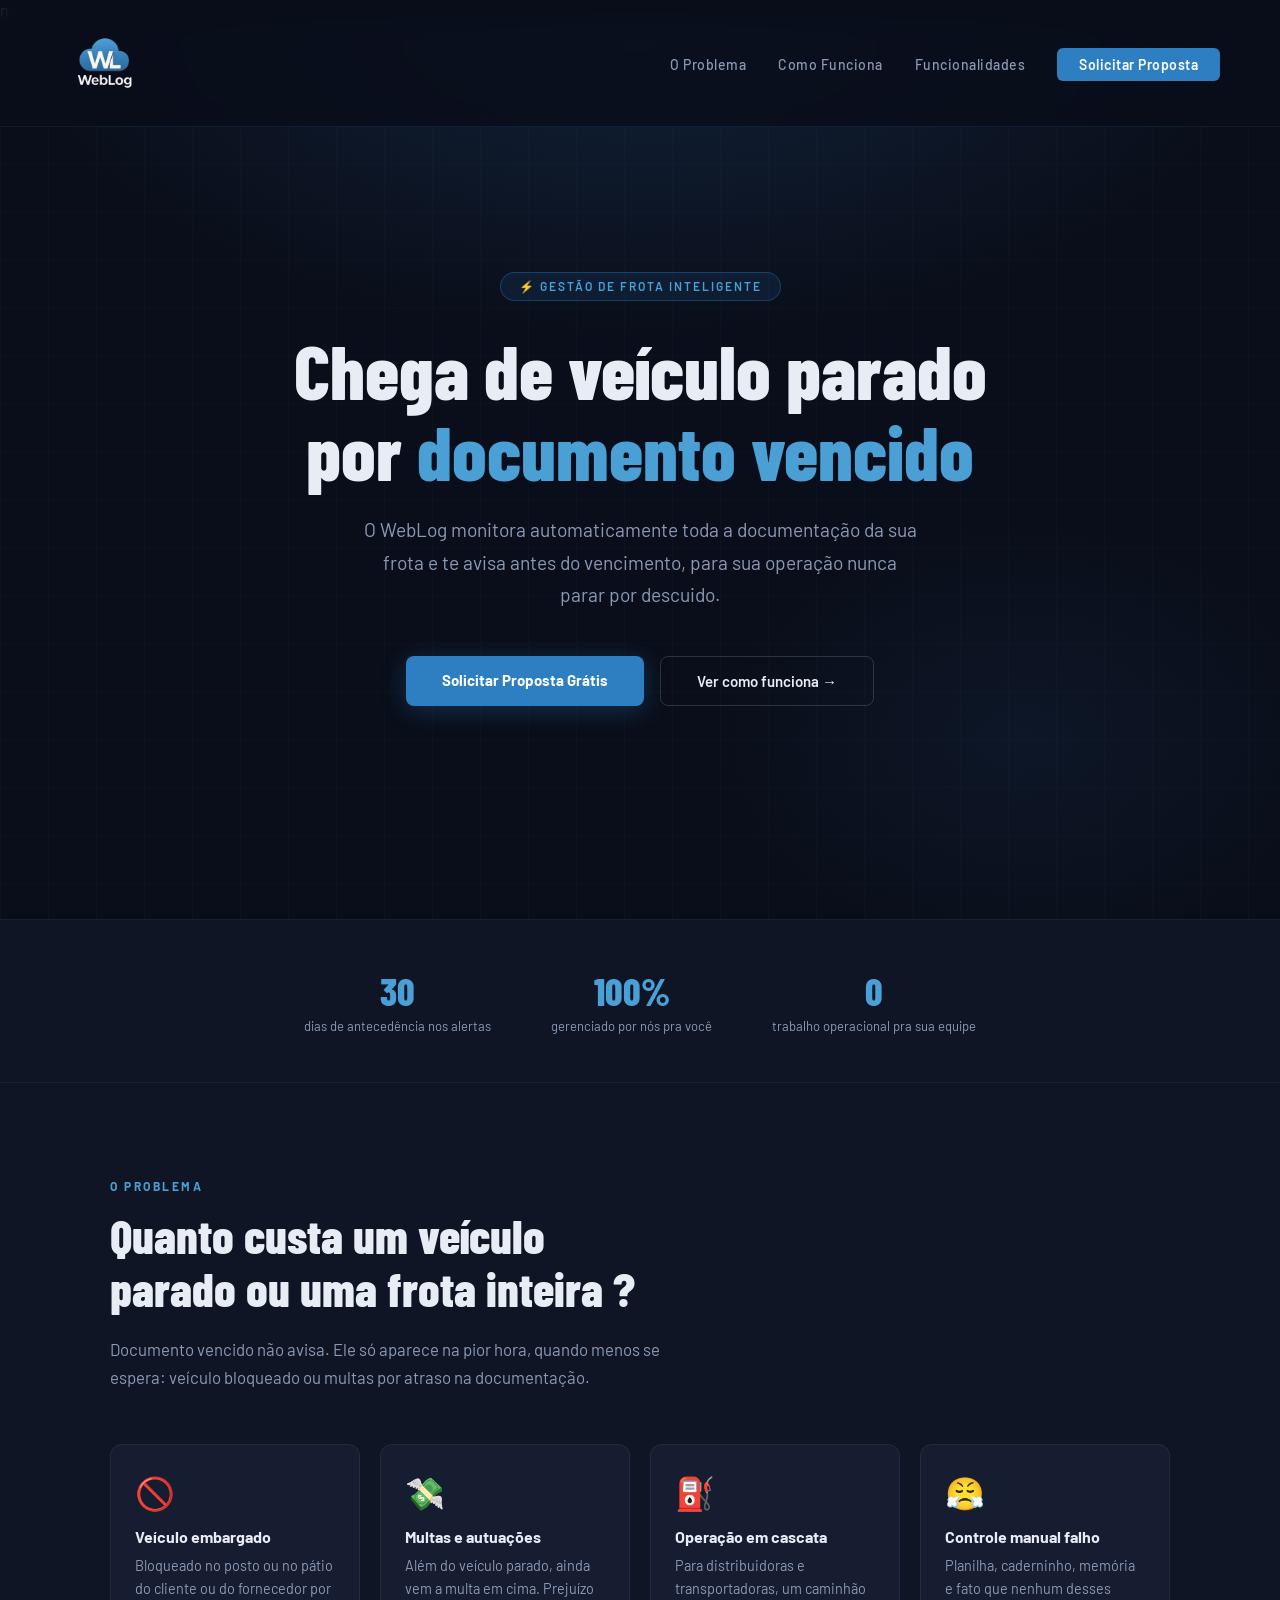
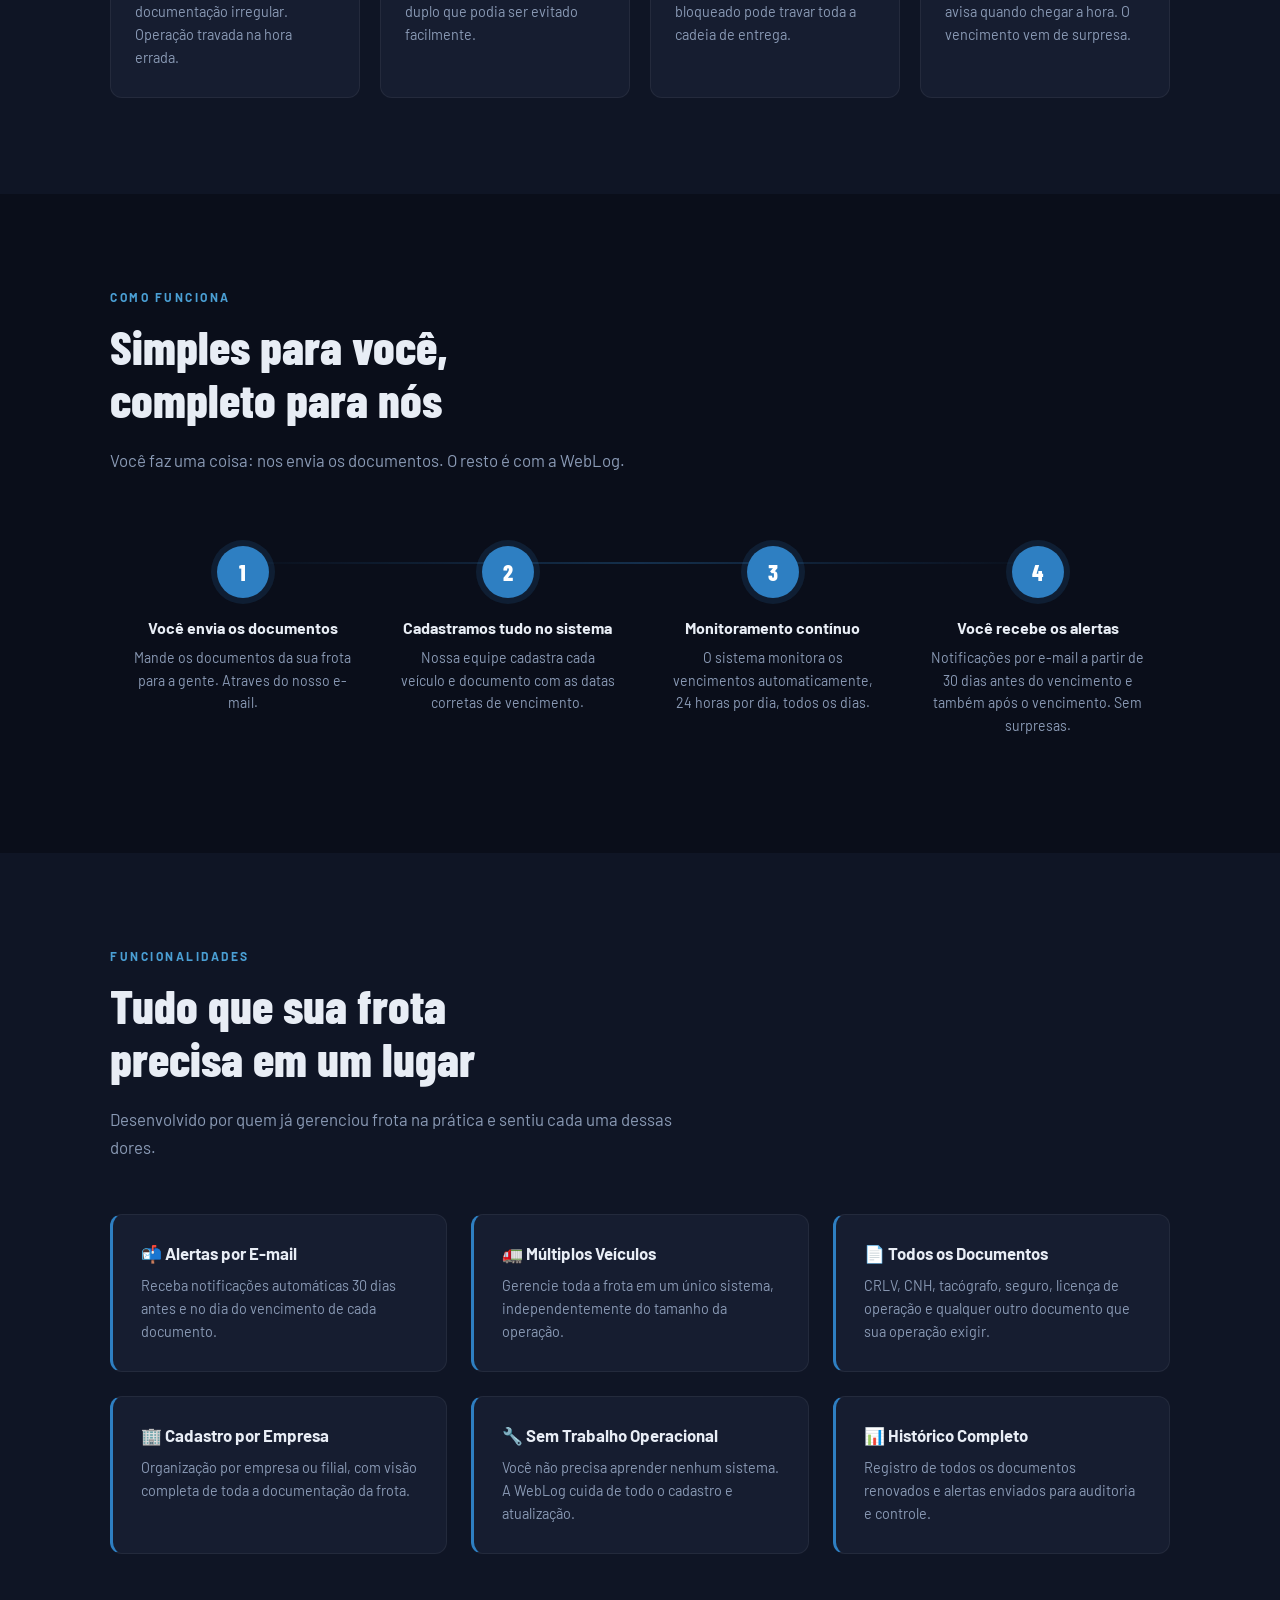
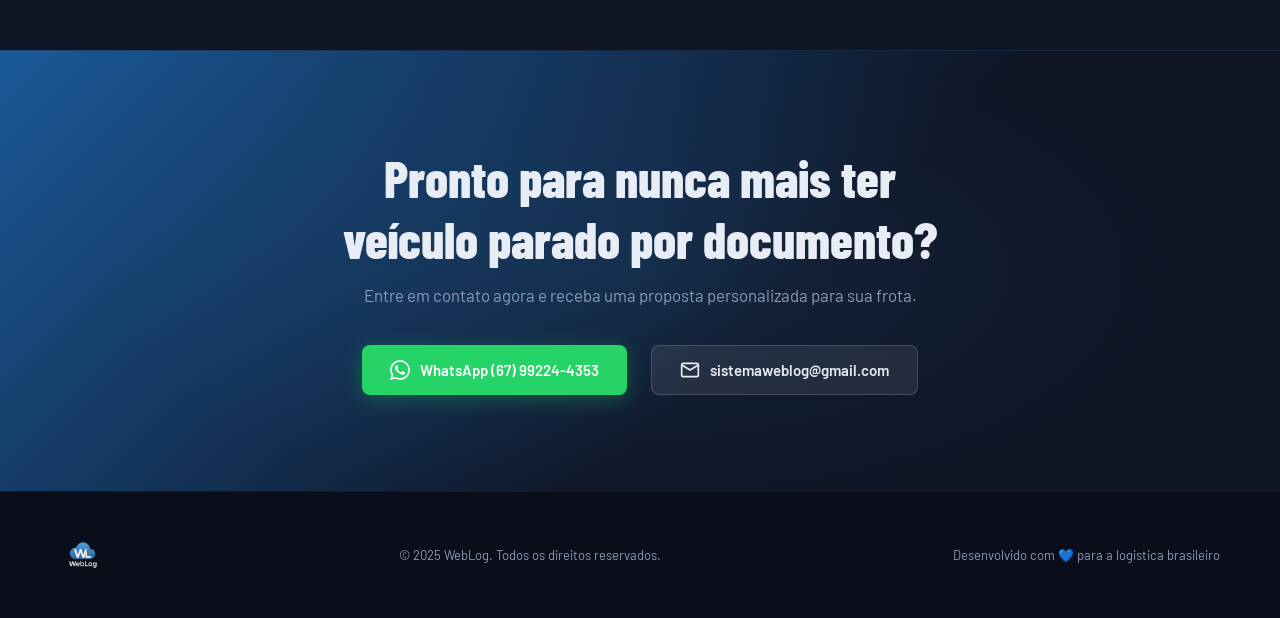
<file: index.html>
<!DOCTYPE html>
<html lang="pt-BR">
<head>
<meta charset="UTF-8">
<meta name="viewport" content="width=device-width, initial-scale=1.0">
<title>WebLog – Sistemas Inteligentes para Transporte</title>
<link rel="shortcut icon" href="./src/logo.png" type="image/x-icon">n
<link href="https://fonts.googleapis.com/css2?family=Barlow+Condensed:wght@400;600;700;800&family=Barlow:wght@300;400;500;600&display=swap" rel="stylesheet">
<link rel="stylesheet" href="style.css">
</head>
<body>

<!-- NAV -->
<nav>
  <img src="./src/logo.png" alt="logofrase">
  <ul class="nav-links">
    <li><a href="#problema">O Problema</a></li>
    <li><a href="#como-funciona">Como Funciona</a></li>
    <li><a href="#funcionalidades">Funcionalidades</a></li>
    <li><a href="#contato" class="nav-cta">Solicitar Proposta</a></li>
  </ul>
</nav>

<!-- HERO -->
<section class="hero">
  <div class="hero-grid"></div>
  <div class="hero-badge">⚡ Gestão de Frota Inteligente</div>
  <h1>Chega de veículo parado<br>por <span>documento vencido</span></h1>
  <p>O WebLog monitora automaticamente toda a documentação da sua frota e te avisa antes do vencimento, para sua operação nunca parar por descuido.</p>
  <div class="hero-btns">
    <a href="#contato" class="btn-primary">Solicitar Proposta Grátis</a>
    <a href="#como-funciona" class="btn-secondary">Ver como funciona →</a>
  </div>
</section>

<!-- STATS -->
<div class="stats">
  <div class="stat-item">
    <div class="stat-num">30</div>
    <div class="stat-label">dias de antecedência nos alertas</div>
  </div>
  <div class="stat-item">
    <div class="stat-num">100%</div>
    <div class="stat-label">gerenciado por nós pra você</div>
  </div>
  <div class="stat-item">
    <div class="stat-num">0</div>
    <div class="stat-label">trabalho operacional pra sua equipe</div>
  </div>
</div>

<!-- PROBLEMA -->
<section class="how-bg" id="problema">
  <div class="section">
    <p class="section-tag">O Problema</p>
    <h2 class="section-title">Quanto custa um veículo<br>parado ou uma frota inteira ?</h2>
    <p class="section-sub">Documento vencido não avisa. Ele só aparece na pior hora, quando menos se espera: veículo bloqueado ou multas por atraso na documentação.</p>
    <div class="pain-grid">
      <div class="pain-card">
        <div class="pain-icon">🚫</div>
        <h3>Veículo embargado</h3>
        <p>Bloqueado no posto ou no pátio do cliente ou do fornecedor por documentação irregular. Operação travada na hora errada.</p>
      </div>
      <div class="pain-card">
        <div class="pain-icon">💸</div>
        <h3>Multas e autuações</h3>
        <p>Além do veículo parado, ainda vem a multa em cima. Prejuízo duplo que podia ser evitado facilmente.</p>
      </div>
      <div class="pain-card">
        <div class="pain-icon">⛽</div>
        <h3>Operação em cascata</h3>
        <p>Para distribuidoras e transportadoras, um caminhão bloqueado pode travar toda a cadeia de entrega.</p>
      </div>
      <div class="pain-card">
        <div class="pain-icon">😤</div>
        <h3>Controle manual falho</h3>
        <p>Planilha, caderninho, memória e fato que nenhum desses avisa quando chegar a hora. O vencimento vem de surpresa.</p>
      </div>
    </div>
  </div>
</section>

<!-- COMO FUNCIONA -->
<section id="como-funciona">
  <div class="section">
    <p class="section-tag">Como Funciona</p>
    <h2 class="section-title">Simples para você,<br>completo para nós</h2>
    <p class="section-sub">Você faz uma coisa: nos envia os documentos. O resto é com a WebLog.</p>
    <div class="steps">
      <div class="step">
        <div class="step-num">1</div>
        <h3>Você envia os documentos</h3>
        <p>Mande os documentos da sua frota para a gente. Atraves do nosso e-mail.</p>
      </div>
      <div class="step">
        <div class="step-num">2</div>
        <h3>Cadastramos tudo no sistema</h3>
        <p>Nossa equipe cadastra cada veículo e documento com as datas corretas de vencimento.</p>
      </div>
      <div class="step">
        <div class="step-num">3</div>
        <h3>Monitoramento contínuo</h3>
        <p>O sistema monitora os vencimentos automaticamente, 24 horas por dia, todos os dias.</p>
      </div>
      <div class="step">
        <div class="step-num">4</div>
        <h3>Você recebe os alertas</h3>
        <p>Notificações por e-mail a partir de 30 dias antes do vencimento e também após o vencimento. Sem surpresas.</p>
      </div>
    </div>
  </div>
</section>

<!-- FUNCIONALIDADES -->
<section class="how-bg" id="funcionalidades">
  <div class="section">
    <p class="section-tag">Funcionalidades</p>
    <h2 class="section-title">Tudo que sua frota<br>precisa em um lugar</h2>
    <p class="section-sub">Desenvolvido por quem já gerenciou frota na prática e sentiu cada uma dessas dores.</p>
    <div class="features-grid">
      <div class="feature-card">
        <h3>📬 Alertas por E-mail</h3>
        <p>Receba notificações automáticas 30 dias antes e no dia do vencimento de cada documento.</p>
      </div>
      <div class="feature-card">
        <h3>🚛 Múltiplos Veículos</h3>
        <p>Gerencie toda a frota em um único sistema, independentemente do tamanho da operação.</p>
      </div>
      <div class="feature-card">
        <h3>📄 Todos os Documentos</h3>
        <p>CRLV, CNH, tacógrafo, seguro, licença de operação e qualquer outro documento que sua operação exigir.</p>
      </div>
      <div class="feature-card">
        <h3>🏢 Cadastro por Empresa</h3>
        <p>Organização por empresa ou filial, com visão completa de toda a documentação da frota.</p>
      </div>
      <div class="feature-card">
        <h3>🔧 Sem Trabalho Operacional</h3>
        <p>Você não precisa aprender nenhum sistema. A WebLog cuida de todo o cadastro e atualização.</p>
      </div>
      <div class="feature-card">
        <h3>📊 Histórico Completo</h3>
        <p>Registro de todos os documentos renovados e alertas enviados para auditoria e controle.</p>
      </div>
    </div>
  </div>
</section>

<!-- CTA -->
<section class="cta-section" id="contato">
  <h2>Pronto para nunca mais ter<br>veículo parado por documento?</h2>
  <p>Entre em contato agora e receba uma proposta personalizada para sua frota.</p>
  <div class="cta-contacts">
    <a href="https://wa.me/5567992244353?text=Olá!%20Tenho%20interesse%20no%20sistema%20WebLog%20de%20gestão%20de%20documentação%20de%20frota." class="contact-btn contact-whats" target="_blank">
      <svg width="20" height="20" viewBox="0 0 24 24" fill="currentColor"><path d="M17.472 14.382c-.297-.149-1.758-.867-2.03-.967-.273-.099-.471-.148-.67.15-.197.297-.767.966-.94 1.164-.173.199-.347.223-.644.075-.297-.15-1.255-.463-2.39-1.475-.883-.788-1.48-1.761-1.653-2.059-.173-.297-.018-.458.13-.606.134-.133.298-.347.446-.52.149-.174.198-.298.298-.497.099-.198.05-.371-.025-.52-.075-.149-.669-1.612-.916-2.207-.242-.579-.487-.5-.669-.51-.173-.008-.371-.01-.57-.01-.198 0-.52.074-.792.372-.272.297-1.04 1.016-1.04 2.479 0 1.462 1.065 2.875 1.213 3.074.149.198 2.096 3.2 5.077 4.487.709.306 1.262.489 1.694.625.712.227 1.36.195 1.871.118.571-.085 1.758-.719 2.006-1.413.248-.694.248-1.289.173-1.413-.074-.124-.272-.198-.57-.347m-5.421 7.403h-.004a9.87 9.87 0 01-5.031-1.378l-.361-.214-3.741.982.998-3.648-.235-.374a9.86 9.86 0 01-1.51-5.26c.001-5.45 4.436-9.884 9.888-9.884 2.64 0 5.122 1.03 6.988 2.898a9.825 9.825 0 012.893 6.994c-.003 5.45-4.437 9.884-9.885 9.884m8.413-18.297A11.815 11.815 0 0012.05 0C5.495 0 .16 5.335.157 11.892c0 2.096.547 4.142 1.588 5.945L.057 24l6.305-1.654a11.882 11.882 0 005.683 1.448h.005c6.554 0 11.89-5.335 11.893-11.893a11.821 11.821 0 00-3.48-8.413z"/></svg>
      WhatsApp (67) 99224-4353
    </a>
    <a href="mailto:sistemaweblog@gmail.com?subject=Interesse%20no%20WebLog%20–%20Gestão%20de%20Frota" class="contact-btn contact-email">
      <svg width="20" height="20" viewBox="0 0 24 24" fill="none" stroke="currentColor" stroke-width="2"><path d="M4 4h16c1.1 0 2 .9 2 2v12c0 1.1-.9 2-2 2H4c-1.1 0-2-.9-2-2V6c0-1.1.9-2 2-2z"/><polyline points="22,6 12,12 2,6"/></svg>
      sistemaweblog@gmail.com
    </a>
  </div>
</section>

<!-- FOOTER -->
<footer>
  <img src="./src/logo.png" alt="logofrase">
  <p>© 2025 WebLog. Todos os direitos reservados.</p>
  <p>Desenvolvido com 💙 para a logistica brasileiro</p>
</footer>

</body>
</html>
</file>
<file: style.css>
:root {
    --blue: #2e7fc2;
    --blue-dark: #1a5a99;
    --blue-light: #4a9fd4;
    --blue-glow: rgba(46,127,194,0.3);
    --dark: #0a0e1a;
    --dark2: #0f1525;
    --dark3: #161d30;
    --text: #e8edf5;
    --text-muted: #8a9ab5;
    --white: #ffffff;
  }

  * { margin: 0; padding: 0; box-sizing: border-box; }

  html { scroll-behavior: smooth; }

  body {
    font-family: 'Barlow', sans-serif;
    background: var(--dark);
    color: var(--text);
    overflow-x: hidden;
  }

  /* ── NAV ── */
  nav {
    position: fixed; top: 0; width: 100%; z-index: 100;
    display: flex; justify-content: space-between; align-items: center;
    padding: 18px 60px;
    background: rgba(10,14,26,0.85);
    backdrop-filter: blur(12px);
    border-bottom: 1px solid rgba(46,127,194,0.15);
  }
  nav img { height: 90px; }
  .nav-links { display: flex; gap: 32px; list-style: none; }
  .nav-links a {
    color: var(--text-muted); text-decoration: none;
    font-size: 14px; font-weight: 500; letter-spacing: 0.5px;
    transition: color 0.2s;
  }
  .nav-links a:hover { color: var(--blue-light); }
  .nav-cta {
    background: var(--blue); color: #fff !important;
    padding: 8px 22px; border-radius: 6px;
    font-weight: 600 !important;
  }
  .nav-cta:hover { background: var(--blue-dark) !important; color: #fff !important; }

  /* ── HERO ── */
  .hero {
    min-height: 100vh;
    display: flex; flex-direction: column; justify-content: center; align-items: center;
    text-align: center;
    padding: 120px 40px 80px;
    position: relative;
    overflow: hidden;
  }
  .hero::before {
    content: '';
    position: absolute; inset: 0;
    background:
      radial-gradient(ellipse 70% 50% at 50% 0%, rgba(46,127,194,0.18) 0%, transparent 70%),
      radial-gradient(ellipse 40% 40% at 80% 80%, rgba(46,127,194,0.08) 0%, transparent 60%);
  }
  .hero-grid {
    position: absolute; inset: 0; opacity: 0.04;
    background-image: linear-gradient(var(--blue) 1px, transparent 1px), linear-gradient(90deg, var(--blue) 1px, transparent 1px);
    background-size: 48px 48px;
  }
  .hero-badge {
    display: inline-block;
    background: rgba(46,127,194,0.12);
    border: 1px solid rgba(46,127,194,0.35);
    color: var(--blue-light);
    font-size: 12px; font-weight: 600; letter-spacing: 2px;
    padding: 6px 18px; border-radius: 20px;
    margin-bottom: 28px;
    text-transform: uppercase;
    animation: fadeUp 0.6s ease both;
  }
  .hero h1 {
    font-family: 'Barlow Condensed', sans-serif;
    font-size: clamp(2.8rem, 6vw, 5rem);
    font-weight: 800;
    line-height: 1.05;
    max-width: 820px;
    margin-bottom: 24px;
    animation: fadeUp 0.7s 0.1s ease both;
  }
  .hero h1 span { color: var(--blue-light); }
  .hero p {
    font-size: clamp(1rem, 2vw, 1.2rem);
    color: var(--text-muted);
    max-width: 560px;
    line-height: 1.7;
    margin-bottom: 44px;
    animation: fadeUp 0.7s 0.2s ease both;
  }
  .hero-btns {
    display: flex; gap: 16px; flex-wrap: wrap; justify-content: center;
    animation: fadeUp 0.7s 0.3s ease both;
  }
  .btn-primary {
    background: var(--blue);
    color: #fff; text-decoration: none;
    padding: 15px 36px; border-radius: 8px;
    font-weight: 700; font-size: 15px;
    transition: background 0.2s, transform 0.2s, box-shadow 0.2s;
    box-shadow: 0 4px 24px var(--blue-glow);
  }
  .btn-primary:hover { background: var(--blue-dark); transform: translateY(-2px); box-shadow: 0 8px 32px var(--blue-glow); }
  .btn-secondary {
    background: transparent;
    color: var(--text); text-decoration: none;
    padding: 15px 36px; border-radius: 8px;
    font-weight: 600; font-size: 15px;
    border: 1px solid rgba(255,255,255,0.15);
    transition: border-color 0.2s, color 0.2s;
  }
  .btn-secondary:hover { border-color: var(--blue-light); color: var(--blue-light); }

  /* stats strip */
  .stats {
    display: flex; justify-content: center; gap: 60px; flex-wrap: wrap;
    padding: 48px 40px;
    border-top: 1px solid rgba(255,255,255,0.05);
    border-bottom: 1px solid rgba(255,255,255,0.05);
    background: var(--dark2);
    animation: fadeUp 0.7s 0.4s ease both;
  }
  .stat-item { text-align: center; }
  .stat-num {
    font-family: 'Barlow Condensed', sans-serif;
    font-size: 2.4rem; font-weight: 800;
    color: var(--blue-light);
  }
  .stat-label { font-size: 13px; color: var(--text-muted); margin-top: 4px; }

  /* ── PROBLEM ── */
  .section { padding: 96px 40px; max-width: 1140px; margin: 0 auto; }
  .section-tag {
    font-size: 12px; font-weight: 700; letter-spacing: 2.5px;
    text-transform: uppercase; color: var(--blue-light);
    margin-bottom: 16px;
  }
  .section-title {
    font-family: 'Barlow Condensed', sans-serif;
    font-size: clamp(2rem, 4vw, 3rem);
    font-weight: 800; line-height: 1.1;
    margin-bottom: 20px;
  }
  .section-sub {
    font-size: 1.05rem; color: var(--text-muted); line-height: 1.7;
    max-width: 580px; margin-bottom: 52px;
  }

  .pain-grid {
    display: grid; grid-template-columns: repeat(auto-fit, minmax(240px, 1fr));
    gap: 20px;
  }
  .pain-card {
    background: var(--dark3);
    border: 1px solid rgba(255,255,255,0.06);
    border-radius: 12px;
    padding: 28px 24px;
    transition: border-color 0.2s, transform 0.2s;
  }
  .pain-card:hover { border-color: rgba(46,127,194,0.4); transform: translateY(-4px); }
  .pain-icon { font-size: 2rem; margin-bottom: 14px; }
  .pain-card h3 { font-size: 1rem; font-weight: 700; margin-bottom: 8px; }
  .pain-card p { font-size: 0.9rem; color: var(--text-muted); line-height: 1.6; }

  /* ── HOW IT WORKS ── */
  .how-bg { background: var(--dark2); }
  .steps {
    display: grid; grid-template-columns: repeat(auto-fit, minmax(200px, 1fr));
    gap: 0; position: relative;
  }
  .steps::before {
    content: '';
    position: absolute; top: 36px; left: 10%; right: 10%; height: 2px;
    background: linear-gradient(90deg, transparent, var(--blue), transparent);
    opacity: 0.3;
  }
  .step { text-align: center; padding: 20px 24px; }
  .step-num {
    width: 52px; height: 52px; border-radius: 50%;
    background: var(--blue); color: #fff;
    font-family: 'Barlow Condensed', sans-serif;
    font-size: 1.4rem; font-weight: 800;
    display: flex; align-items: center; justify-content: center;
    margin: 0 auto 20px;
    box-shadow: 0 0 0 6px rgba(46,127,194,0.15);
  }
  .step h3 { font-size: 1rem; font-weight: 700; margin-bottom: 10px; }
  .step p { font-size: 0.88rem; color: var(--text-muted); line-height: 1.6; }

  /* ── FEATURES ── */
  .features-grid {
    display: grid; grid-template-columns: repeat(auto-fit, minmax(300px, 1fr));
    gap: 24px;
  }
  .feature-card {
    background: var(--dark3);
    border: 1px solid rgba(255,255,255,0.06);
    border-left: 3px solid var(--blue);
    border-radius: 12px;
    padding: 28px 28px;
    transition: background 0.2s, transform 0.2s;
  }
  .feature-card:hover { background: rgba(46,127,194,0.06); transform: translateY(-3px); }
  .feature-card h3 { font-size: 1.05rem; font-weight: 700; margin-bottom: 10px; }
  .feature-card p { font-size: 0.9rem; color: var(--text-muted); line-height: 1.6; }

  /* ── CTA ── */
  .cta-section {
    background: linear-gradient(135deg, var(--blue-dark) 0%, var(--dark2) 60%);
    border-top: 1px solid rgba(46,127,194,0.2);
    text-align: center;
    padding: 96px 40px;
    position: relative; overflow: hidden;
  }
  .cta-section::before {
    content: '';
    position: absolute; inset: 0;
    background: radial-gradient(ellipse 60% 80% at 50% 50%, rgba(46,127,194,0.15) 0%, transparent 70%);
  }
  .cta-section h2 {
    font-family: 'Barlow Condensed', sans-serif;
    font-size: clamp(2rem, 4vw, 3.2rem);
    font-weight: 800; margin-bottom: 16px;
    position: relative;
  }
  .cta-section p {
    color: var(--text-muted); font-size: 1.05rem;
    margin-bottom: 40px; position: relative;
  }
  .cta-contacts {
    display: flex; justify-content: center; gap: 24px; flex-wrap: wrap;
    position: relative;
  }
  .contact-btn {
    display: flex; align-items: center; gap: 10px;
    padding: 14px 28px; border-radius: 8px;
    text-decoration: none; font-weight: 600; font-size: 15px;
    transition: transform 0.2s, box-shadow 0.2s;
  }
  .contact-btn:hover { transform: translateY(-2px); }
  .contact-whats {
    background: #25D366; color: #fff;
    box-shadow: 0 4px 20px rgba(37,211,102,0.3);
  }
  .contact-email {
    background: rgba(255,255,255,0.08); color: var(--text);
    border: 1px solid rgba(255,255,255,0.15);
  }
  .contact-email:hover { border-color: var(--blue-light); color: var(--blue-light); }

  /* ── FOOTER ── */
  footer {
    background: var(--dark);
    border-top: 1px solid rgba(255,255,255,0.05);
    padding: 40px 60px;
    display: flex; justify-content: space-between; align-items: center; flex-wrap: wrap; gap: 16px;
  }
  footer img { height: 46px; }
  footer p { font-size: 13px; color: var(--text-muted); }
  footer a { color: var(--blue-light); text-decoration: none; }

  /* ── ANIMATIONS ── */
  @keyframes fadeUp {
    from { opacity: 0; transform: translateY(24px); }
    to   { opacity: 1; transform: translateY(0); }
  }

  /* ── RESPONSIVE ── */
  @media (max-width: 768px) {
    nav { padding: 16px 24px; }
    .nav-links { display: none; }
    .steps::before { display: none; }
    footer { padding: 32px 24px; flex-direction: column; text-align: center; }
  }
</file>
